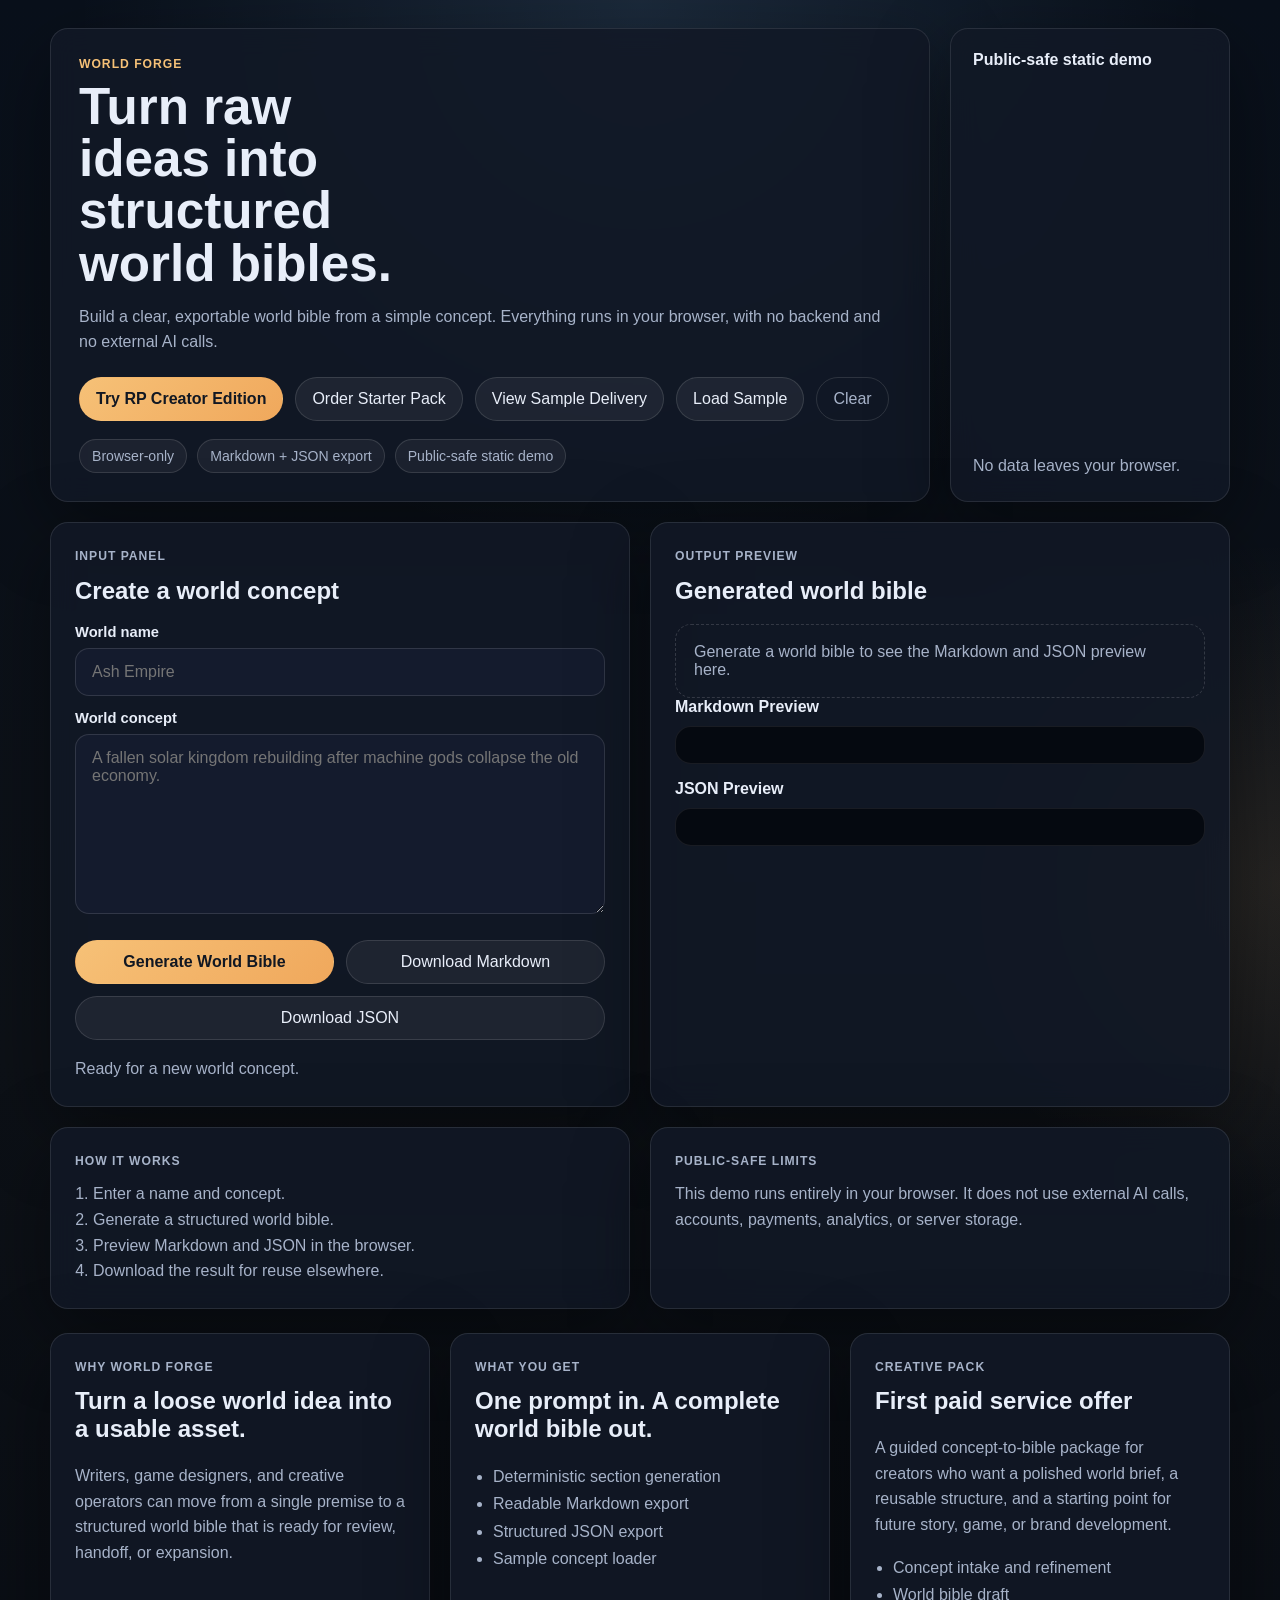
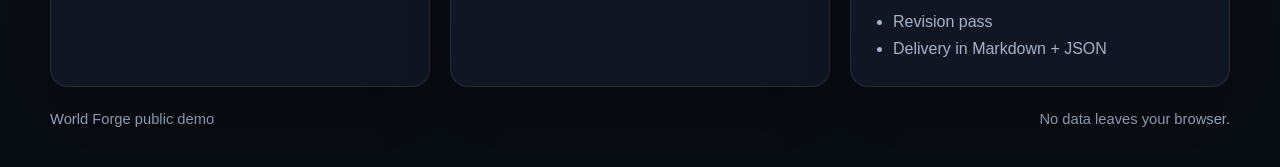
<file: index.html>
<!doctype html>
<html lang="en">
<head>
  <meta charset="utf-8">
  <meta name="viewport" content="width=device-width, initial-scale=1">
  <title>World Forge</title>
  <meta name="description" content="World Forge turns raw ideas into structured world bibles.">
  <link rel="stylesheet" href="./styles.css">
  <script defer src="./app.js"></script>
</head>
<body>
  <div class="page-shell">
    <header class="hero">
      <div class="hero-copy">
        <p class="eyebrow">World Forge</p>
        <h1>Turn raw ideas into structured world bibles.</h1>
        <p class="lede">
          Build a clear, exportable world bible from a simple concept. Everything runs in your browser, with no backend and no external AI calls.
        </p>
        <div class="hero-actions">
          <a class="button button-primary" href="./rp.html">Try RP Creator Edition</a>
          <a class="button button-secondary" href="./offer/">Order Starter Pack</a>
          <a class="button button-secondary" href="./offer/delivery-sample.md">View Sample Delivery</a>
          <button id="loadSampleButton" class="button button-secondary" type="button">Load Sample</button>
          <button id="clearButton" class="button button-ghost" type="button">Clear</button>
        </div>
        <div class="trust-strip" aria-label="Highlights">
          <span>Browser-only</span>
          <span>Markdown + JSON export</span>
          <span>Public-safe static demo</span>
        </div>
      </div>
      <div class="hero-note">
        <p>Public-safe static demo</p>
        <span>No data leaves your browser.</span>
      </div>
    </header>

    <main class="grid">
      <section class="card input-card" aria-labelledby="inputTitle">
        <div class="card-header">
          <p class="section-label">Input Panel</p>
          <h2 id="inputTitle">Create a world concept</h2>
        </div>
        <label for="worldName">World name</label>
        <input id="worldName" name="worldName" type="text" placeholder="Ash Empire" autocomplete="off">

        <label for="worldConcept">World concept</label>
        <textarea id="worldConcept" name="worldConcept" rows="7" placeholder="A fallen solar kingdom rebuilding after machine gods collapse the old economy."></textarea>

        <div class="button-row">
          <button id="generateButton" class="button button-primary" type="button">Generate World Bible</button>
          <button id="downloadMarkdownButton" class="button button-secondary" type="button">Download Markdown</button>
          <button id="downloadJsonButton" class="button button-secondary" type="button">Download JSON</button>
        </div>

        <p id="statusMessage" class="status" aria-live="polite"></p>
      </section>

      <section class="card output-card" aria-labelledby="outputTitle">
        <div class="card-header">
          <p class="section-label">Output Preview</p>
          <h2 id="outputTitle">Generated world bible</h2>
        </div>
        <div id="previewEmpty" class="empty-state">
          Generate a world bible to see the Markdown and JSON preview here.
        </div>
        <div id="previewContent" class="preview-content is-hidden">
          <div class="preview-block">
            <h3>Markdown Preview</h3>
            <pre id="markdownPreview"></pre>
          </div>
          <div class="preview-block">
            <h3>JSON Preview</h3>
            <pre id="jsonPreview"></pre>
          </div>
        </div>
      </section>
    </main>

    <section class="info-grid">
      <article class="card">
        <p class="section-label">How It Works</p>
        <ol class="steps">
          <li>Enter a name and concept.</li>
          <li>Generate a structured world bible.</li>
          <li>Preview Markdown and JSON in the browser.</li>
          <li>Download the result for reuse elsewhere.</li>
        </ol>
      </article>
      <article class="card">
        <p class="section-label">Public-Safe Limits</p>
        <p>
          This demo runs entirely in your browser. It does not use external AI calls, accounts, payments, analytics, or server storage.
        </p>
      </article>
    </section>

    <section class="feature-grid">
      <article class="card">
        <p class="section-label">Why World Forge</p>
        <h2>Turn a loose world idea into a usable asset.</h2>
        <p>
          Writers, game designers, and creative operators can move from a single premise to a structured world bible that is ready for review, handoff, or expansion.
        </p>
      </article>
      <article class="card">
        <p class="section-label">What You Get</p>
        <h2>One prompt in. A complete world bible out.</h2>
        <ul class="feature-list">
          <li>Deterministic section generation</li>
          <li>Readable Markdown export</li>
          <li>Structured JSON export</li>
          <li>Sample concept loader</li>
        </ul>
      </article>
      <article class="card">
        <p class="section-label">Creative Pack</p>
        <h2>First paid service offer</h2>
        <p>
          A guided concept-to-bible package for creators who want a polished world brief, a reusable structure, and a starting point for future story, game, or brand development.
        </p>
        <ul class="feature-list">
          <li>Concept intake and refinement</li>
          <li>World bible draft</li>
          <li>Revision pass</li>
          <li>Delivery in Markdown + JSON</li>
        </ul>
      </article>
    </section>

    <footer class="footer">
      <span>World Forge public demo</span>
      <span>No data leaves your browser.</span>
    </footer>
  </div>
</body>
</html>
</file>
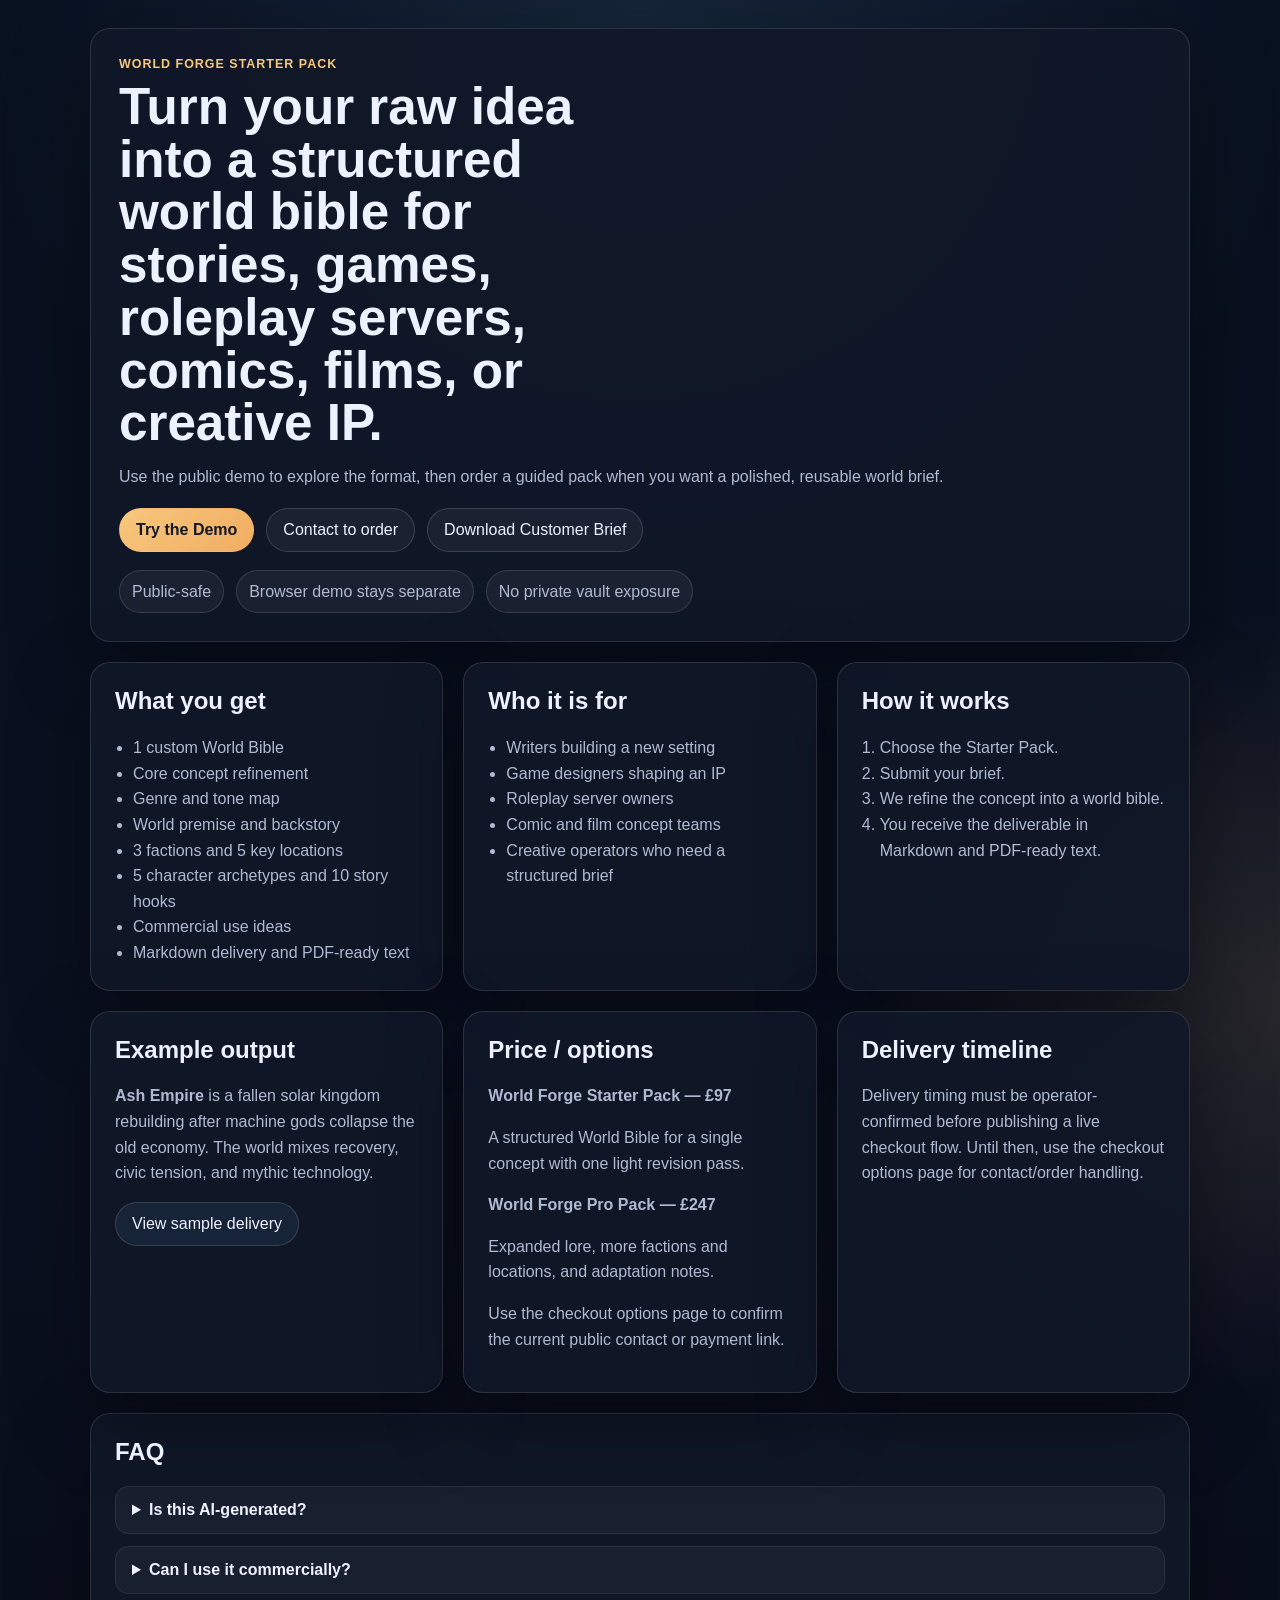
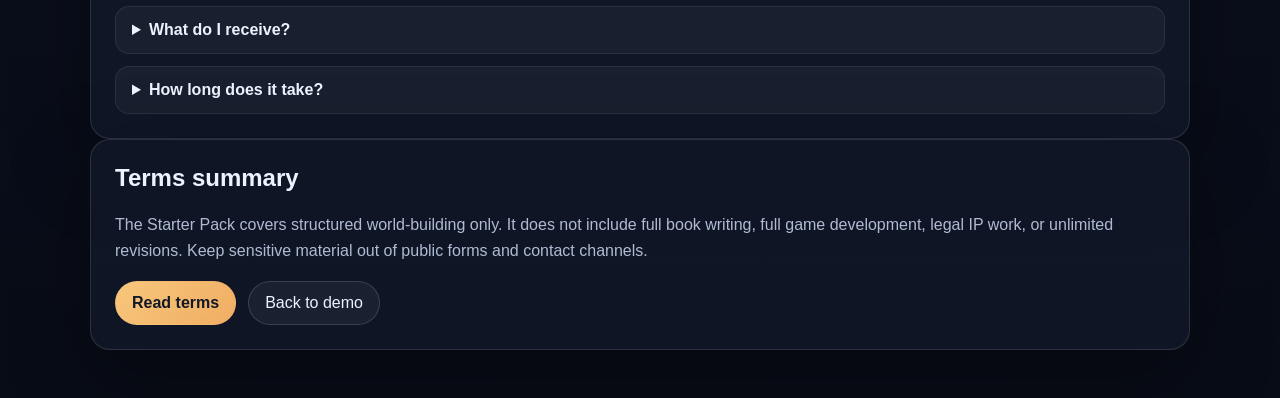
<file: offer/index.html>
<!doctype html>
<html lang="en">
<head>
  <meta charset="utf-8">
  <meta name="viewport" content="width=device-width, initial-scale=1">
  <title>World Forge Starter Pack</title>
  <meta name="description" content="Turn a raw idea into a structured world bible for stories, games, roleplay servers, comics, films, or creative IP.">
  <link rel="stylesheet" href="./styles.css">
</head>
<body>
  <main class="shell">
    <section class="hero">
      <p class="eyebrow">World Forge Starter Pack</p>
      <h1>Turn your raw idea into a structured world bible for stories, games, roleplay servers, comics, films, or creative IP.</h1>
      <p class="lede">Use the public demo to explore the format, then order a guided pack when you want a polished, reusable world brief.</p>
      <div class="actions">
        <a class="button primary" href="../">Try the Demo</a>
        <a class="button" href="./checkout-options.md">Contact to order</a>
        <a class="button" href="./customer-brief-template.md">Download Customer Brief</a>
      </div>
      <div class="trust">
        <span>Public-safe</span>
        <span>Browser demo stays separate</span>
        <span>No private vault exposure</span>
      </div>
    </section>

    <section class="grid">
      <article class="card">
        <h2>What you get</h2>
        <ul>
          <li>1 custom World Bible</li>
          <li>Core concept refinement</li>
          <li>Genre and tone map</li>
          <li>World premise and backstory</li>
          <li>3 factions and 5 key locations</li>
          <li>5 character archetypes and 10 story hooks</li>
          <li>Commercial use ideas</li>
          <li>Markdown delivery and PDF-ready text</li>
        </ul>
      </article>
      <article class="card">
        <h2>Who it is for</h2>
        <ul>
          <li>Writers building a new setting</li>
          <li>Game designers shaping an IP</li>
          <li>Roleplay server owners</li>
          <li>Comic and film concept teams</li>
          <li>Creative operators who need a structured brief</li>
        </ul>
      </article>
      <article class="card">
        <h2>How it works</h2>
        <ol>
          <li>Choose the Starter Pack.</li>
          <li>Submit your brief.</li>
          <li>We refine the concept into a world bible.</li>
          <li>You receive the deliverable in Markdown and PDF-ready text.</li>
        </ol>
      </article>
    </section>

    <section class="grid">
      <article class="card">
        <h2>Example output</h2>
        <p><strong>Ash Empire</strong> is a fallen solar kingdom rebuilding after machine gods collapse the old economy. The world mixes recovery, civic tension, and mythic technology.</p>
        <a class="button secondary" href="./delivery-sample.md">View sample delivery</a>
      </article>
      <article class="card">
        <h2>Price / options</h2>
        <p><strong>World Forge Starter Pack — £97</strong></p>
        <p>A structured World Bible for a single concept with one light revision pass.</p>
        <p><strong>World Forge Pro Pack — £247</strong></p>
        <p>Expanded lore, more factions and locations, and adaptation notes.</p>
        <p>Use the checkout options page to confirm the current public contact or payment link.</p>
      </article>
      <article class="card">
        <h2>Delivery timeline</h2>
        <p>Delivery timing must be operator-confirmed before publishing a live checkout flow. Until then, use the checkout options page for contact/order handling.</p>
      </article>
    </section>

    <section class="card">
      <h2>FAQ</h2>
      <details>
        <summary>Is this AI-generated?</summary>
        <p>The public demo is browser-based and template-driven. Paid packs may include human refinement depending on the final offer.</p>
      </details>
      <details>
        <summary>Can I use it commercially?</summary>
        <p>Yes, unless a custom agreement says otherwise. The buyer remains responsible for the originality of submitted material.</p>
      </details>
      <details>
        <summary>What do I receive?</summary>
        <p>A structured World Bible that can support a story, game, roleplay server, comic, film concept, or creative IP.</p>
      </details>
      <details>
        <summary>How long does it take?</summary>
        <p>Delivery timing is confirmed after order until a live checkout flow is approved.</p>
      </details>
    </section>

    <section class="card">
      <h2>Terms summary</h2>
      <p>The Starter Pack covers structured world-building only. It does not include full book writing, full game development, legal IP work, or unlimited revisions. Keep sensitive material out of public forms and contact channels.</p>
      <div class="actions">
        <a class="button primary" href="./terms.md">Read terms</a>
        <a class="button" href="../">Back to demo</a>
      </div>
    </section>
  </main>
</body>
</html>
</file>
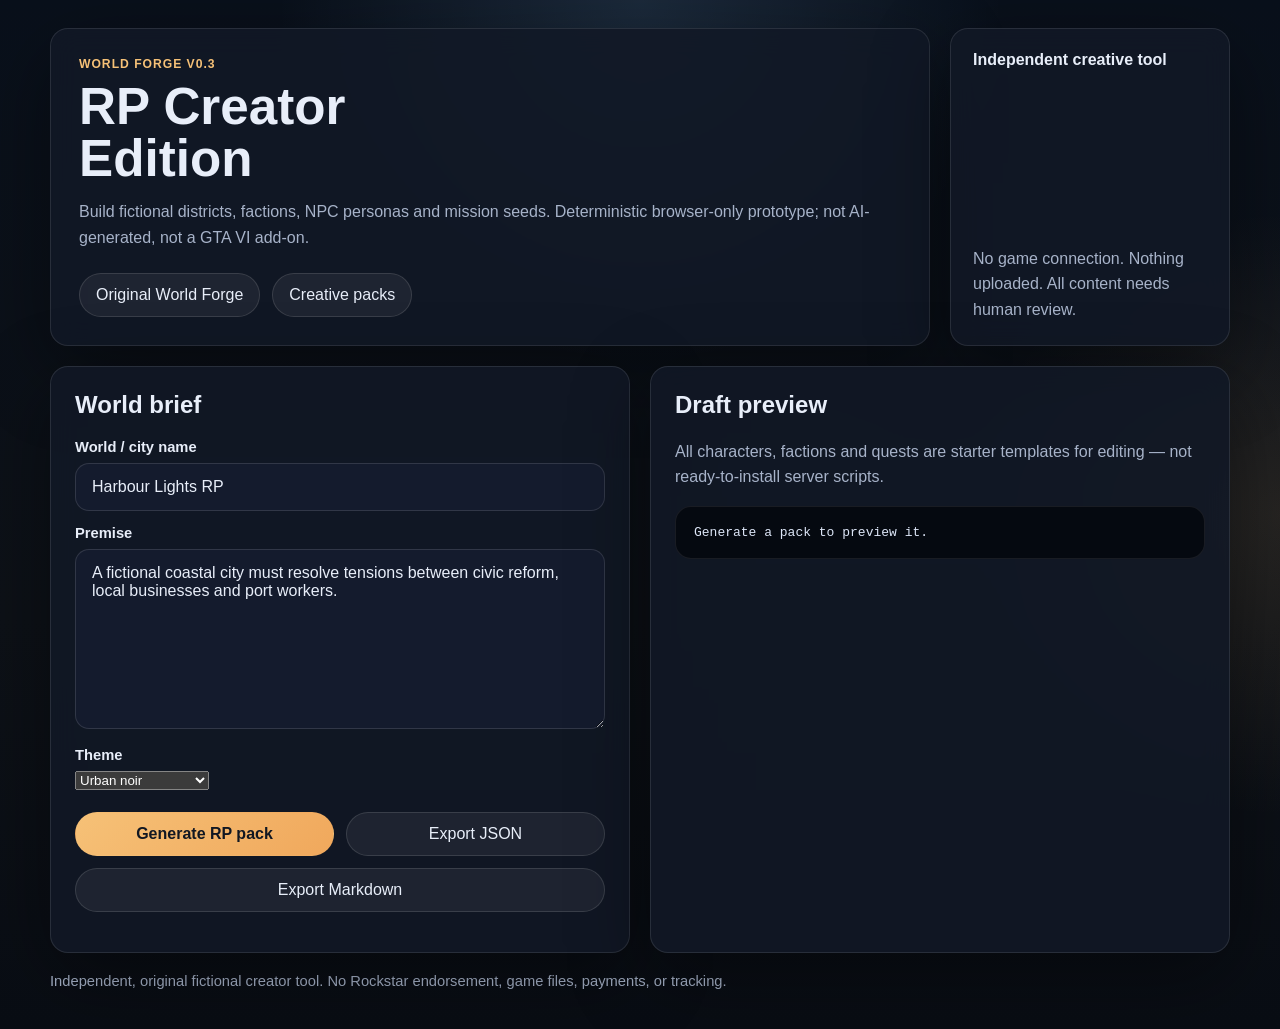
<file: rp.html>
<!doctype html>
<html lang="en"><head><meta charset="utf-8"><meta name="viewport" content="width=device-width,initial-scale=1"><title>RP Creator Edition · World Forge</title><link rel="stylesheet" href="./styles.css"><script defer src="./rp-forge.js"></script><script defer src="./rp-ui.js"></script></head>
<body><div class="page-shell"><header class="hero"><div class="hero-copy"><p class="eyebrow">World Forge v0.3</p><h1>RP Creator Edition</h1><p class="lede">Build fictional districts, factions, NPC personas and mission seeds. Deterministic browser-only prototype; not AI-generated, not a GTA VI add-on.</p><div class="hero-actions"><a class="button button-secondary" href="./">Original World Forge</a><a class="button button-secondary" href="./offer/">Creative packs</a></div></div><aside class="hero-note"><strong>Independent creative tool</strong><span>No game connection. Nothing uploaded. All content needs human review.</span></aside></header>
<main class="grid"><section class="card input-card"><h2>World brief</h2><label for="rpName">World / city name</label><input id="rpName" maxlength="80" value="Harbour Lights RP"><label for="rpPremise">Premise</label><textarea id="rpPremise" maxlength="800">A fictional coastal city must resolve tensions between civic reform, local businesses and port workers.</textarea><label for="rpSetting">Theme</label><select id="rpSetting"><option value="noir">Urban noir</option><option value="civic">Civic drama</option><option value="frontier">Frontier settlement</option></select><div class="button-row"><button class="button button-primary" id="rpGenerate">Generate RP pack</button><button class="button button-secondary" id="rpJson" disabled>Export JSON</button><button class="button button-secondary" id="rpMarkdown" disabled>Export Markdown</button></div><p id="rpStatus" role="status" aria-live="polite"></p></section>
<section class="card output-card"><h2>Draft preview</h2><p class="lede">All characters, factions and quests are starter templates for editing — not ready-to-install server scripts.</p><pre id="rpPreview">Generate a pack to preview it.</pre></section></main><footer class="footer">Independent, original fictional creator tool. No Rockstar endorsement, game files, payments, or tracking.</footer></div></body></html>
</file>
<file: styles.css>
:root {
  color-scheme: dark;
  --bg: #0d1117;
  --panel: rgba(18, 24, 38, 0.88);
  --panel-strong: #141b2d;
  --line: rgba(255, 255, 255, 0.1);
  --text: #e8eef9;
  --muted: #a7b3c9;
  --accent: #f6c177;
  --accent-strong: #8ac7ff;
  --danger: #ff7b7b;
  --shadow: 0 24px 80px rgba(0, 0, 0, 0.38);
}

* {
  box-sizing: border-box;
}

body {
  margin: 0;
  min-height: 100vh;
  font-family: -apple-system, BlinkMacSystemFont, "Segoe UI", Inter, Roboto, sans-serif;
  color: var(--text);
  background:
    radial-gradient(circle at top, rgba(138, 199, 255, 0.14), transparent 30%),
    radial-gradient(circle at right, rgba(246, 193, 119, 0.11), transparent 22%),
    linear-gradient(180deg, #09101b 0%, #0d1117 60%, #090d14 100%);
}

button,
input,
textarea {
  font: inherit;
}

.page-shell {
  width: min(1180px, calc(100% - 32px));
  margin: 0 auto;
  padding: 28px 0 40px;
}

.hero {
  display: grid;
  grid-template-columns: minmax(0, 1fr) 280px;
  gap: 20px;
  align-items: stretch;
  margin-bottom: 20px;
}

.hero-copy,
.hero-note,
.card {
  border: 1px solid var(--line);
  border-radius: 18px;
  background: var(--panel);
  box-shadow: var(--shadow);
  backdrop-filter: blur(14px);
}

.hero-copy {
  padding: 28px;
}

.eyebrow,
.section-label {
  margin: 0 0 10px;
  color: var(--accent);
  text-transform: uppercase;
  letter-spacing: 0.08em;
  font-size: 0.76rem;
  font-weight: 700;
}

h1,
h2,
h3,
p {
  margin-top: 0;
}

h1 {
  font-size: clamp(2.2rem, 4vw, 4rem);
  line-height: 1.02;
  max-width: 12ch;
  margin-bottom: 14px;
}

.lede,
.hero-note span,
.card p,
.steps {
  color: var(--muted);
  line-height: 1.6;
}

.hero-actions,
.button-row {
  display: flex;
  flex-wrap: wrap;
  gap: 12px;
  margin-top: 22px;
}

.trust-strip {
  display: flex;
  flex-wrap: wrap;
  gap: 10px;
  margin-top: 18px;
}

.trust-strip span {
  border: 1px solid rgba(255, 255, 255, 0.12);
  border-radius: 999px;
  padding: 8px 12px;
  background: rgba(255, 255, 255, 0.05);
  color: var(--muted);
  font-size: 0.88rem;
}

.hero-note {
  padding: 22px;
  display: flex;
  flex-direction: column;
  justify-content: space-between;
}

.hero-note p {
  margin-bottom: 8px;
  font-weight: 700;
  color: var(--text);
}

.grid {
  display: grid;
  grid-template-columns: repeat(2, minmax(0, 1fr));
  gap: 20px;
  margin-bottom: 20px;
}

.card {
  padding: 24px;
}

.card-header {
  margin-bottom: 16px;
}

.input-card label {
  display: block;
  margin: 14px 0 8px;
  font-size: 0.92rem;
  color: var(--text);
  font-weight: 600;
}

input,
textarea {
  width: 100%;
  border-radius: 14px;
  border: 1px solid rgba(255, 255, 255, 0.12);
  background: var(--panel-strong);
  color: var(--text);
  padding: 14px 16px;
}

textarea {
  resize: vertical;
  min-height: 180px;
}

input:focus,
textarea:focus,
button:focus {
  outline: 2px solid rgba(138, 199, 255, 0.65);
  outline-offset: 2px;
}

.button {
  display: inline-flex;
  align-items: center;
  justify-content: center;
  border: 1px solid transparent;
  border-radius: 999px;
  padding: 12px 16px;
  cursor: pointer;
  text-decoration: none;
  color: inherit;
  transition: transform 0.15s ease, border-color 0.15s ease, background 0.15s ease;
}

.button:hover {
  transform: translateY(-1px);
}

.button-primary {
  background: linear-gradient(135deg, var(--accent), #f0a85c);
  color: #111722;
  font-weight: 700;
}

.button-secondary {
  background: rgba(255, 255, 255, 0.06);
  color: var(--text);
  border-color: rgba(255, 255, 255, 0.12);
}

.button-ghost {
  background: transparent;
  color: var(--muted);
  border-color: rgba(255, 255, 255, 0.12);
}

.button-row .button {
  flex: 1 1 180px;
}

.status {
  min-height: 1.25rem;
  margin: 16px 0 0;
  color: var(--accent-strong);
}

.status.is-error {
  color: var(--danger);
}

.empty-state {
  padding: 18px;
  border: 1px dashed rgba(255, 255, 255, 0.15);
  border-radius: 16px;
  color: var(--muted);
}

.is-hidden {
  display: none;
}

.preview-content {
  display: grid;
  gap: 16px;
}

.preview-block h3 {
  margin-bottom: 10px;
  font-size: 1rem;
}

pre {
  margin: 0;
  padding: 18px;
  overflow: auto;
  border-radius: 16px;
  background: rgba(6, 9, 16, 0.95);
  border: 1px solid rgba(255, 255, 255, 0.08);
  white-space: pre-wrap;
  word-break: break-word;
  color: #dde6f7;
}

.info-grid {
  display: grid;
  grid-template-columns: repeat(2, minmax(0, 1fr));
  gap: 20px;
  margin-bottom: 24px;
}

.feature-grid {
  display: grid;
  grid-template-columns: repeat(3, minmax(0, 1fr));
  gap: 20px;
  margin-bottom: 24px;
}

.steps {
  margin: 0;
  padding-left: 18px;
}

.feature-list {
  margin: 0;
  padding-left: 18px;
  color: var(--muted);
  line-height: 1.7;
}

.footer {
  display: flex;
  flex-wrap: wrap;
  justify-content: space-between;
  gap: 12px;
  color: var(--muted);
  font-size: 0.92rem;
}

@media (max-width: 900px) {
  .hero,
  .grid,
  .info-grid,
  .feature-grid {
    grid-template-columns: 1fr;
  }

  h1 {
    max-width: none;
  }
}
</file>
<file: offer/styles.css>
:root {
  color-scheme: dark;
  --bg: #0b1020;
  --panel: rgba(17, 23, 40, 0.92);
  --line: rgba(255, 255, 255, 0.12);
  --text: #edf2ff;
  --muted: #b0bbd3;
  --accent: #f7c77d;
  --accent-2: #7cc0ff;
  --shadow: 0 24px 80px rgba(0, 0, 0, 0.38);
}

* { box-sizing: border-box; }

body {
  margin: 0;
  min-height: 100vh;
  font-family: -apple-system, BlinkMacSystemFont, "Segoe UI", Inter, Roboto, sans-serif;
  color: var(--text);
  background:
    radial-gradient(circle at top, rgba(124, 192, 255, 0.12), transparent 32%),
    radial-gradient(circle at right, rgba(247, 199, 125, 0.12), transparent 24%),
    linear-gradient(180deg, #08101f 0%, #0b1020 60%, #080c16 100%);
}

a { color: inherit; }

.shell {
  width: min(1100px, calc(100% - 32px));
  margin: 0 auto;
  padding: 28px 0 48px;
}

.hero,
.card {
  border: 1px solid var(--line);
  border-radius: 20px;
  background: var(--panel);
  box-shadow: var(--shadow);
}

.hero {
  padding: 28px;
  margin-bottom: 20px;
}

.eyebrow {
  margin: 0 0 10px;
  color: var(--accent);
  text-transform: uppercase;
  letter-spacing: 0.08em;
  font-size: 0.78rem;
  font-weight: 700;
}

h1, h2, p { margin-top: 0; }

h1 {
  max-width: 16ch;
  margin-bottom: 14px;
  font-size: clamp(2rem, 4vw, 3.8rem);
  line-height: 1.03;
}

.lede,
.card p,
.card li,
.trust {
  color: var(--muted);
  line-height: 1.6;
}

.actions,
.trust {
  display: flex;
  flex-wrap: wrap;
  gap: 12px;
  margin-top: 18px;
}

.trust span {
  border: 1px solid rgba(255, 255, 255, 0.12);
  border-radius: 999px;
  padding: 8px 12px;
  background: rgba(255, 255, 255, 0.05);
}

.button {
  display: inline-flex;
  align-items: center;
  justify-content: center;
  gap: 8px;
  border: 1px solid rgba(255, 255, 255, 0.14);
  border-radius: 999px;
  padding: 12px 16px;
  text-decoration: none;
  color: var(--text);
  background: rgba(255, 255, 255, 0.05);
}

.primary {
  background: linear-gradient(135deg, var(--accent), #f0ad62);
  color: #111827;
  border-color: transparent;
  font-weight: 700;
}

.secondary {
  background: rgba(124, 192, 255, 0.08);
}

.grid {
  display: grid;
  grid-template-columns: repeat(3, minmax(0, 1fr));
  gap: 20px;
  margin-bottom: 20px;
}

.card {
  padding: 24px;
}

ul, ol {
  margin: 0;
  padding-left: 18px;
}

details {
  margin-top: 12px;
  padding: 14px 16px;
  border-radius: 14px;
  background: rgba(255, 255, 255, 0.04);
  border: 1px solid rgba(255, 255, 255, 0.08);
}

summary {
  cursor: pointer;
  font-weight: 700;
  color: var(--text);
}

@media (max-width: 900px) {
  .grid {
    grid-template-columns: 1fr;
  }

  h1 {
    max-width: none;
  }
}
</file>
